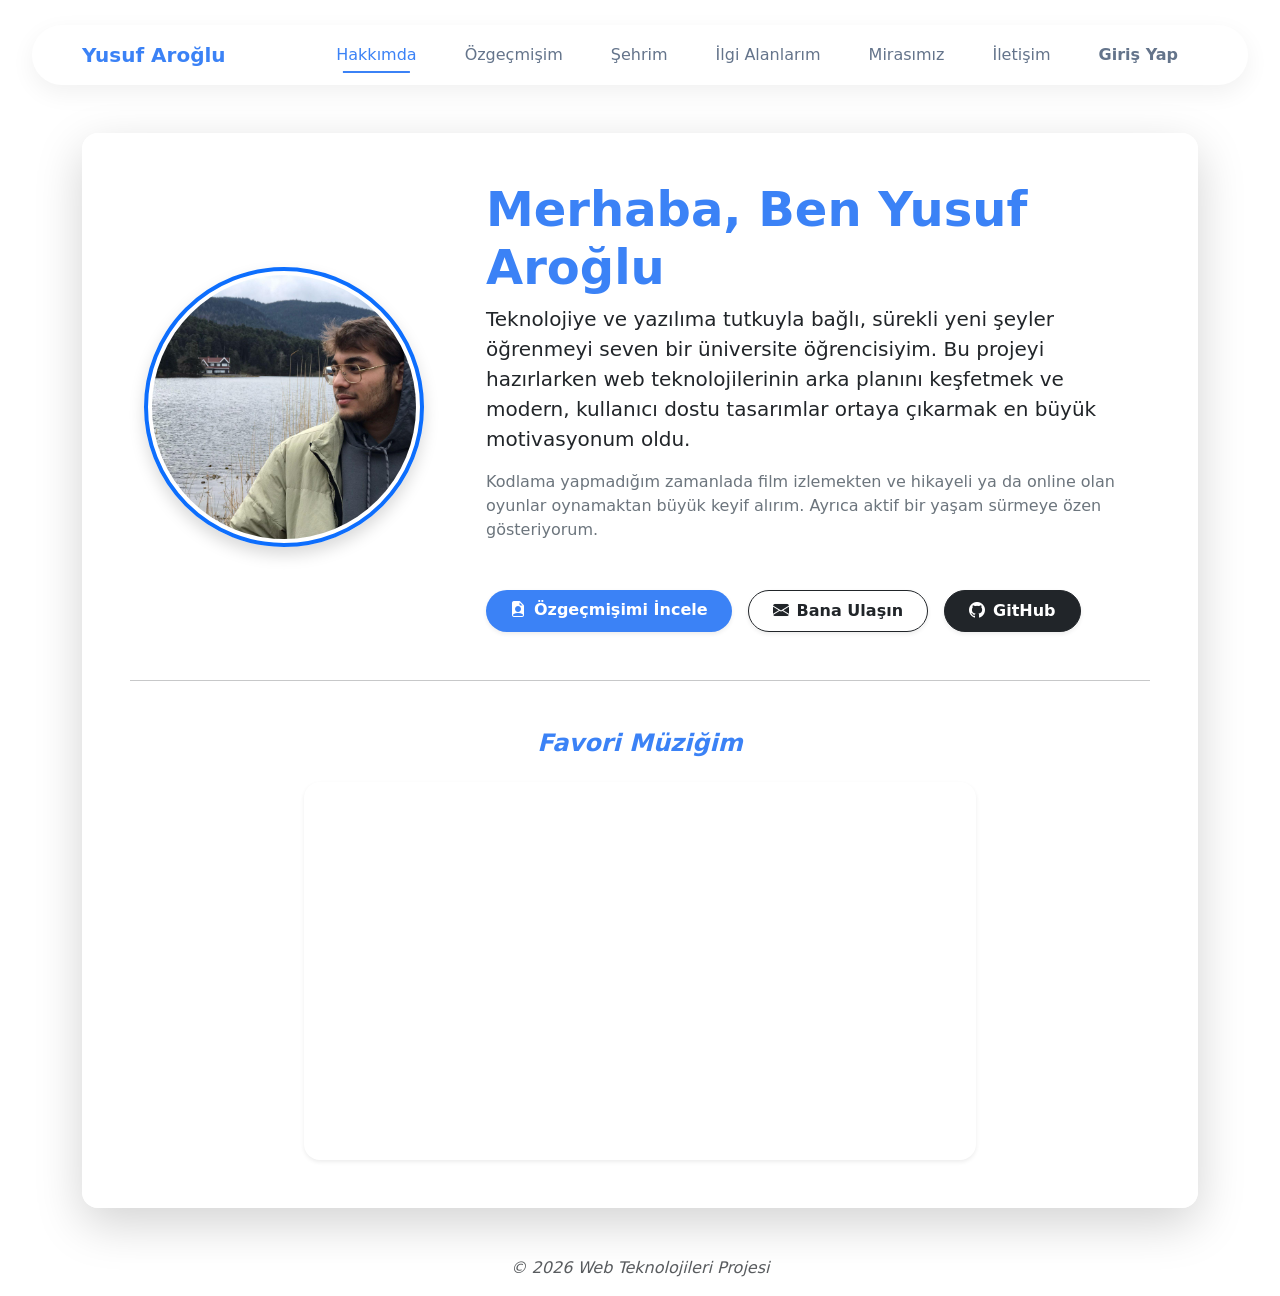
<file: index.html>
<!DOCTYPE html>
<html lang="tr">
<head>
    <meta charset="UTF-8">
    <meta name="viewport" content="width=device-width, initial-scale=1.0">
    <title>Hakkımda - Yusuf Aroğlu</title>
    
    <link href="https://fonts.googleapis.com/css2?family=Poppins:wght@400;500;600;700&display=swap" rel="stylesheet">
    <link href="https://cdn.jsdelivr.net/npm/bootstrap@5.3.0/dist/css/bootstrap.min.css" rel="stylesheet">
    <link rel="stylesheet" href="https://cdn.jsdelivr.net/npm/bootstrap-icons@1.10.5/font/bootstrap-icons.css">
    <link rel="stylesheet" href="style.css">
</head>
<body>
    
    <nav class="navbar navbar-expand-lg sticky-top">
        <div class="container">
            <a class="navbar-brand fw-bold" href="index.html" style="color: #3b82f6;">Yusuf Aroğlu</a>
            <button class="navbar-toggler" type="button" data-bs-toggle="collapse" data-bs-target="#navbarNav">
                <span class="navbar-toggler-icon"></span>
            </button>
            <div class="collapse navbar-collapse" id="navbarNav">
                <ul class="navbar-nav ms-auto gap-2">
                    <li class="nav-item"><a class="nav-link active" href="index.html">Hakkımda</a></li>
                    <li class="nav-item"><a class="nav-link" href="cv.html">Özgeçmişim</a></li>
                    <li class="nav-item"><a class="nav-link" href="sehrim.html">Şehrim</a></li>
                    <li class="nav-item"><a class="nav-link" href="ilgialanlarim.html">İlgi Alanlarım</a></li>
                    <li class="nav-item"><a class="nav-link" href="mirasimiz.html">Mirasımız</a></li>
                    <li class="nav-item"><a class="nav-link" href="iletisim.html">İletişim</a></li>
                    <li class="nav-item"><a class="nav-link text-primary fw-bold" href="login.php">Giriş Yap</a></li>
                </ul>
            </div>
        </div>
    </nav>

    <div class="container mt-5">
        <div class="saydam-kart p-5 shadow-lg rounded-4 border-0 mb-5 bg-white bg-opacity-75">
            
            <div class="row align-items-center g-5">
                <div class="col-md-4 text-center">
                    <img src="resmim.jpg" alt="Yusuf Aroğlu" class="img-fluid rounded-circle shadow border border-4 border-primary p-1" style="width: 280px; height: 280px; object-fit: cover; transition: transform 0.3s ease;" onmouseover="this.style.transform='scale(1.05)'" onmouseout="this.style.transform='scale(1)'">
                </div>
                
                <div class="col-md-8">
                    <h1 class="fw-bold display-5" style="color: #3b82f6;">Merhaba, Ben Yusuf Aroğlu</h1>
                    
                    <p class="lead text-dark">
                        Teknolojiye ve yazılıma tutkuyla bağlı, sürekli yeni şeyler öğrenmeyi seven bir üniversite öğrencisiyim. Bu projeyi hazırlarken web teknolojilerinin arka planını keşfetmek ve modern, kullanıcı dostu tasarımlar ortaya çıkarmak en büyük motivasyonum oldu.
                    </p>
                    <p class="text-secondary">
                        Kodlama yapmadığım zamanlada film izlemekten ve hikayeli ya da online olan oyunlar oynamaktan büyük keyif alırım. Ayrıca aktif bir yaşam sürmeye özen gösteriyorum.   
                    
                    <div class="mt-5 d-flex gap-3 flex-wrap">
                        <a href="cv.html" class="btn btn-primary px-4 py-2 rounded-pill fw-bold shadow-sm" style="background-color: #3b82f6; border: none;">
                             <i class="bi bi-file-earmark-person-fill me-2"></i>Özgeçmişimi İncele
                        </a>
                        <a href="iletisim.html" class="btn btn-outline-dark px-4 py-2 rounded-pill fw-bold shadow-sm">
                             <i class="bi bi-envelope-fill me-2"></i>Bana Ulaşın
                        </a>
                        <a href="https://github.com/yusufaroglu" target="_blank" class="btn btn-dark px-4 py-2 rounded-pill fw-bold shadow-sm">
                            <i class="bi bi-github me-2"></i>GitHub
                        </a>
                    </div>
                </div>
            </div>

            <hr class="my-5 opacity-25">

            <div class="row justify-content-center">
                <div class="col-lg-8 text-center">
                    <h4 class="fw-bold mb-4" style="color: #3b82f6;"><i class= </i>Favori Müziğim</h4>
                    <div class="ratio ratio-16x9 rounded-4 shadow-sm overflow-hidden">
                        <iframe src="https://www.youtube.com/embed/JbOrMOTZUtM" title="YouTube video player" allowfullscreen></iframe>
                    </div>
                </div>
            </div>

        </div>
    </div>

    <footer>
        <div class="container text-center mt-5 mb-3">
            <p class="mb-0 text-muted">&copy; 2026 Web Teknolojileri Projesi</p>
        </div>
    </footer>
    
    <script src="https://cdn.jsdelivr.net/npm/bootstrap@5.3.0/dist/js/bootstrap.bundle.min.js"></script>
</body>
</html>
</file>
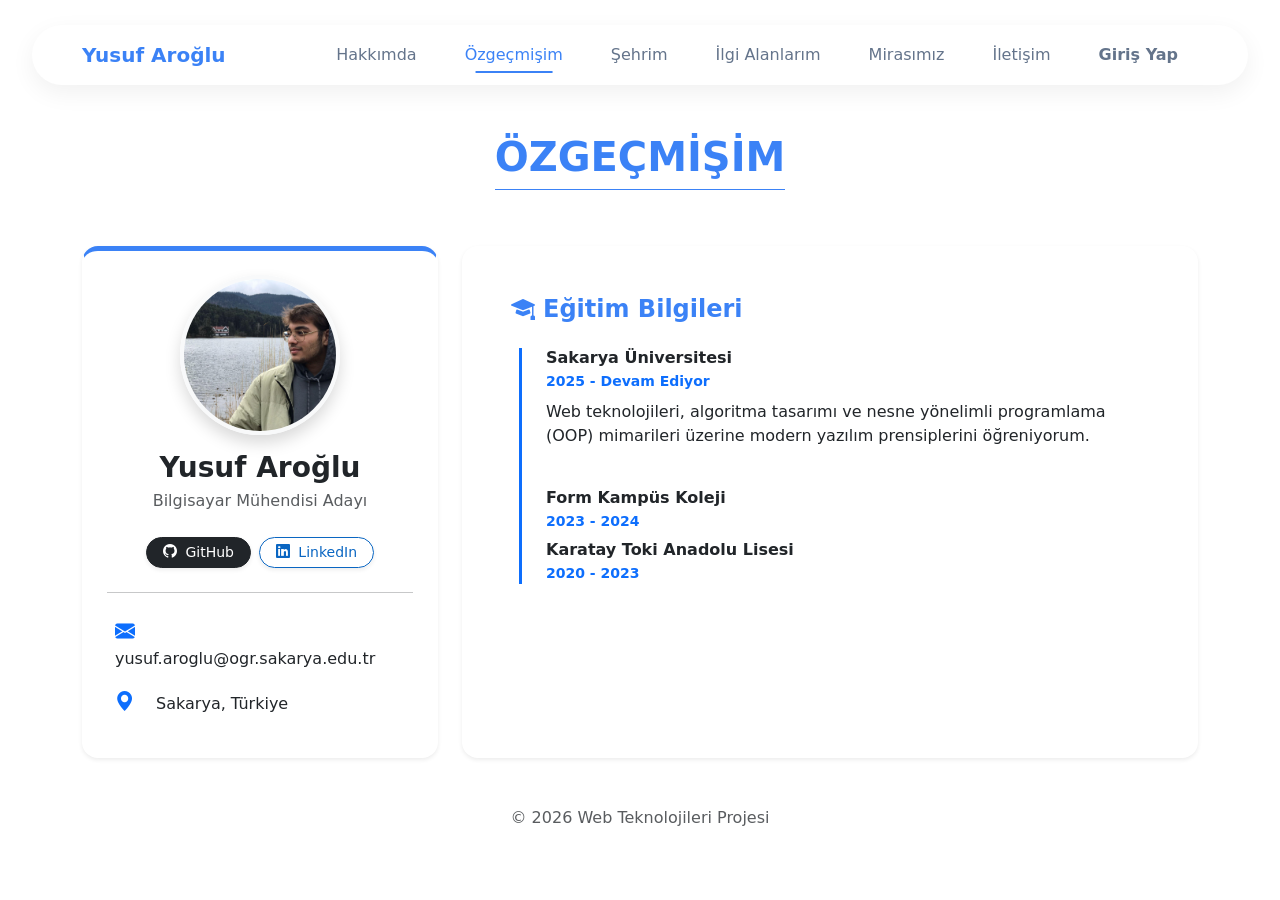
<file: cv.html>
<!DOCTYPE html>
<html lang="tr">
<head>
    <meta charset="UTF-8">
    <meta name="viewport" content="width=device-width, initial-scale=1.0">
    <title>Yusuf Aroğlu</title>
    
    <link href="https://fonts.googleapis.com/css2?family=Poppins:wght@400;500;600;700&display=swap" rel="stylesheet">
    <link href="https://cdn.jsdelivr.net/npm/bootstrap@5.3.0/dist/css/bootstrap.min.css" rel="stylesheet">
    <link rel="stylesheet" href="style.css">
    <link rel="stylesheet" href="https://cdn.jsdelivr.net/npm/bootstrap-icons@1.10.5/font/bootstrap-icons.css">
</head>
<body>
    
    <nav class="navbar navbar-expand-lg sticky-top">
        <div class="container">
            <a class="navbar-brand fw-bold" href="index.html" style="color: #3b82f6;">Yusuf Aroğlu</a>
            <button class="navbar-toggler" type="button" data-bs-toggle="collapse" data-bs-target="#navbarNav">
                <span class="navbar-toggler-icon"></span>
            </button>
            <div class="collapse navbar-collapse" id="navbarNav">
                <ul class="navbar-nav ms-auto gap-2">
                    <li class="nav-item"><a class="nav-link" href="index.html">Hakkımda</a></li>
                    <li class="nav-item"><a class="nav-link active" href="cv.html">Özgeçmişim</a></li>
                    <li class="nav-item"><a class="nav-link" href="sehrim.html">Şehrim</a></li>
                    <li class="nav-item"><a class="nav-link" href="ilgialanlarim.html">İlgi Alanlarım</a></li>
                    <li class="nav-item"><a class="nav-link" href="mirasimiz.html">Mirasımız</a></li>
                    <li class="nav-item"><a class="nav-link" href="iletisim.html">İletişim</a></li>
                    <li class="nav-item"><a class="nav-link text-primary fw-bold" href="login.php">Giriş Yap</a></li>
                </ul>
            </div>
        </div>
    </nav>

    <main class="container mt-5 mb-5">
        
        <header class="text-center mb-5">
            <h1 class="fw-bold border-bottom d-inline-block pb-2" style="color: #3b82f6; border-color: #3b82f6 !important;">ÖZGEÇMİŞİM</h1>
        </header>

        <div class="row g-4">
            <div class="col-lg-4">
                <aside class="saydam-kart p-4 shadow-sm rounded-4 text-center h-100 bg-white" style="border-top: 5px solid #3b82f6;">
                    <img src="resmim.jpg" alt="Yusuf Aroğlu" class="rounded-circle mb-3 shadow" style="width: 160px; height: 160px; object-fit: cover; border: 4px solid #f8f9fa;">
                    
                    <h3 class="fw-bold mb-1">Yusuf Aroğlu</h3>
                    <p class="text-muted fw-medium mb-4">Bilgisayar Mühendisi Adayı</p>
                    
                    <div class="d-flex gap-2 justify-content-center mb-4">
                        <a href="https://github.com/yusufaroglu" target="_blank" class="btn btn-dark btn-sm rounded-pill px-3 shadow-sm">
                            <i class="bi bi-github me-1"></i> GitHub
                        </a>
                        <a href="https://www.linkedin.com/in/yusuf-aro%C4%9Flu-0ab70a378/" target="_blank" class="btn btn-outline-primary btn-sm rounded-pill px-3 shadow-sm" style="color: #0a66c2; border-color: #0a66c2;">
                            <i class="bi bi-linkedin me-1"></i> LinkedIn
                        </a>
                    </div>

                    <hr class="opacity-25 my-4">
                    
                    <div class="text-start ms-2">
                        <p class="mb-3"><i class="bi bi-envelope-fill text-primary me-3 fs-5"></i> <span class="text-dark">yusuf.aroglu@ogr.sakarya.edu.tr</span></p>
                        <p class="mb-3"><i class="bi bi-geo-alt-fill text-primary me-3 fs-5"></i> <span class="text-dark">Sakarya, Türkiye</span></p>
                    </div>
                </aside>
            </div>

            <div class="col-lg-8">
                <section class="saydam-kart p-5 shadow-sm rounded-4 h-100 bg-white">
                    
                    <article>
                        <h4 class="fw-bold mb-4" style="color: #3b82f6;"><i class="bi bi-mortarboard-fill me-2"></i>Eğitim Bilgileri</h4>
                        
                        <div class="border-start border-primary border-3 ps-4 mb-5 ms-2 position-relative">
                            <h6 class="fw-bold mb-1">Sakarya Üniversitesi</h6>
                            <p class="text-primary small mb-2 fw-bold">2025 - Devam Ediyor</p>
                            <p class="text">Web teknolojileri, algoritma tasarımı ve nesne yönelimli programlama (OOP) mimarileri üzerine modern yazılım prensiplerini öğreniyorum.</p><br>
                            
                            <h6 class="fw-bold mb-1">Form Kampüs Koleji</h6>
                            <p class="text-primary small mb-2 fw-bold">2023 - 2024</p>
                            
                            <h6 class="fw-bold mb-1">Karatay Toki Anadolu Lisesi</h6>
                            <p class="text-primary small mb-4 fw-bold">2020 - 2023</p>
                        </div>
                    </article>
                    
                </section>
            </div>
        </div>
    </main>

    <footer>
        <div class="container text-center mt-5 mb-3">
            <p class="mb-0 text-muted">&copy; 2026 Web Teknolojileri Projesi</p>
        </div>
    </footer>
    
    <script src="https://cdn.jsdelivr.net/npm/bootstrap@5.3.0/dist/js/bootstrap.bundle.min.js"></script>
</body>
</html>
</file>
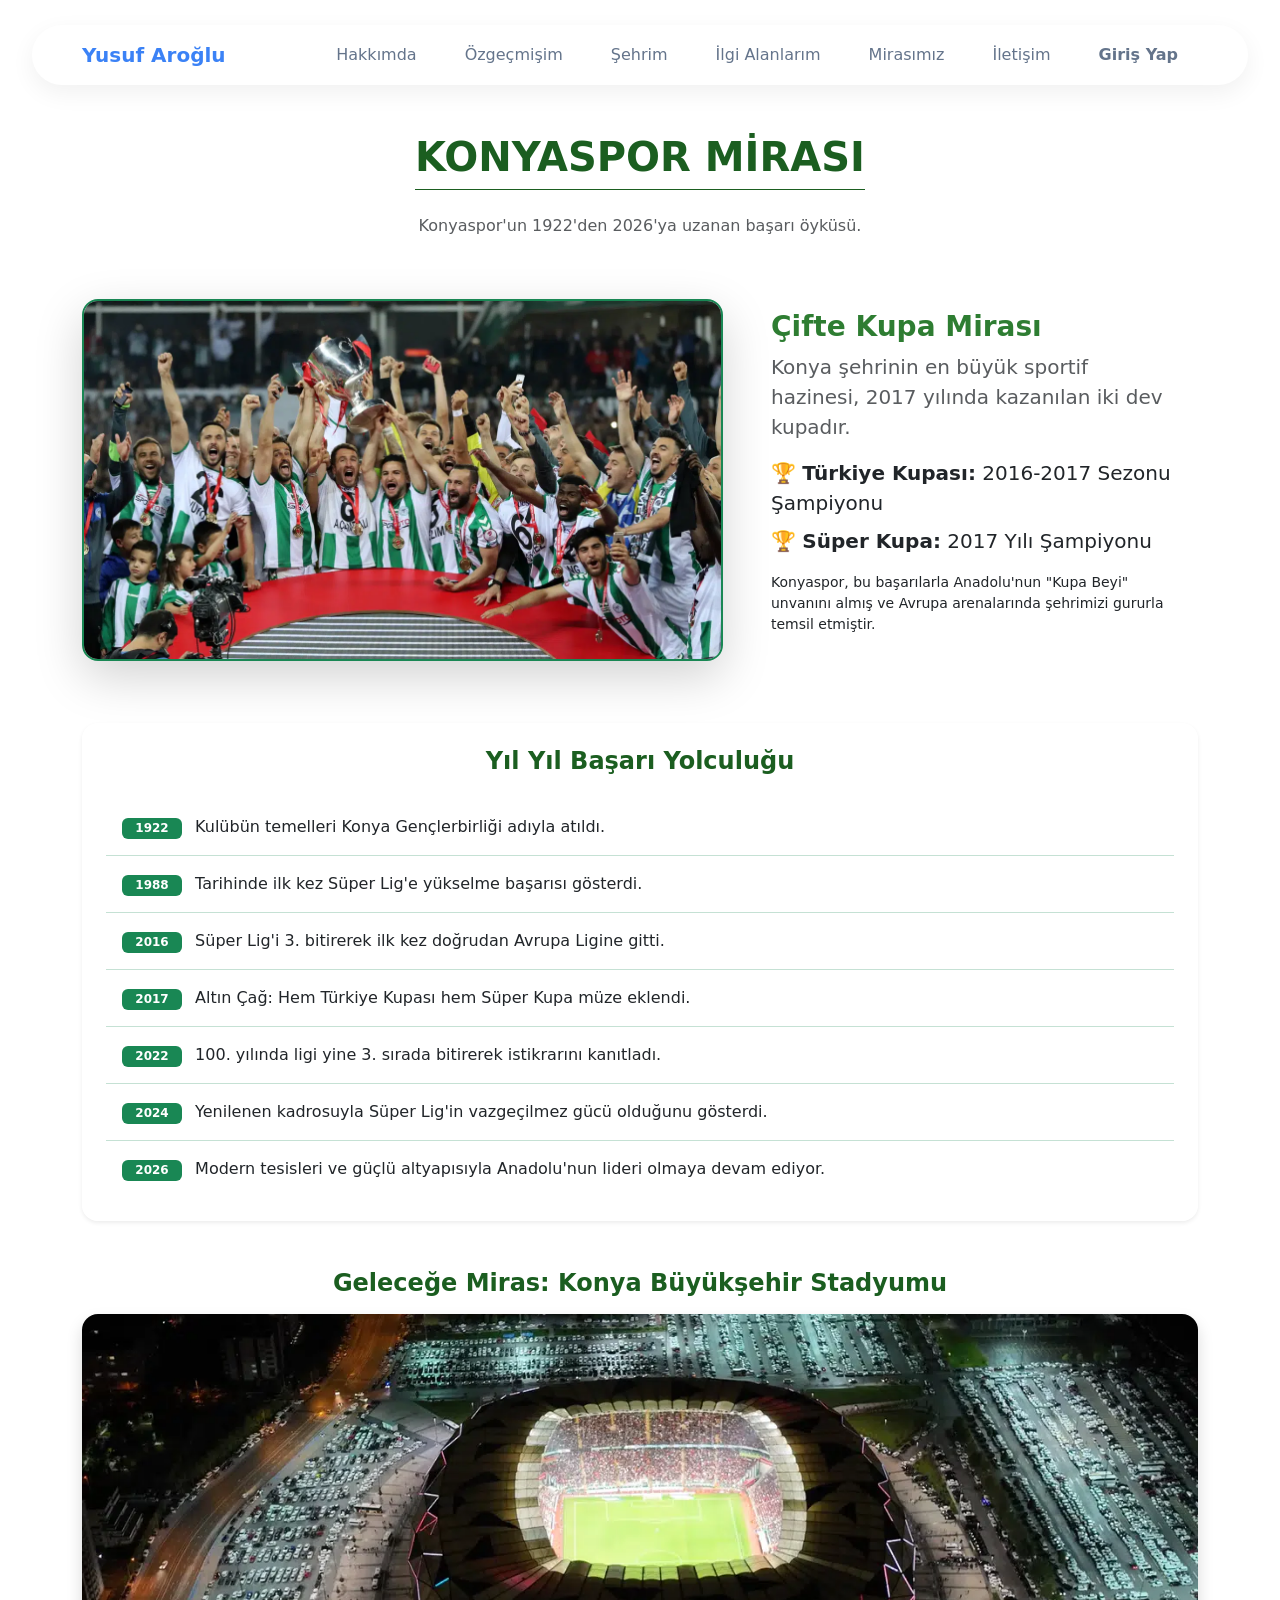
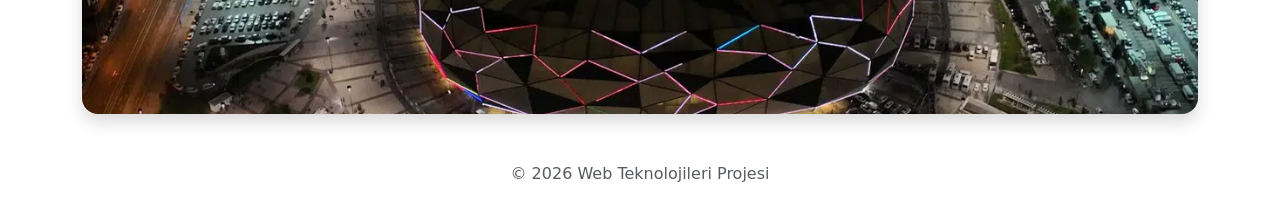
<file: mirasimiz.html>
<!DOCTYPE html>
<html lang="tr">
<head>
    <meta charset="UTF-8">
    <meta name="viewport" content="width=device-width, initial-scale=1.0">
    <title>Yusuf Aroğlu - Proje</title>
    
    <link href="https://fonts.googleapis.com/css2?family=Poppins:wght@400;500;600;700&display=swap" rel="stylesheet">
    <link href="https://cdn.jsdelivr.net/npm/bootstrap@5.3.0/dist/css/bootstrap.min.css" rel="stylesheet">
    <link rel="stylesheet" href="style.css">
</head>
<body>
    
    <!-- Menü başlangıcı -->
    <nav class="navbar navbar-expand-lg sticky-top">
        <div class="container">
            <a class="navbar-brand fw-bold" href="index.html" style="color: #3b82f6;">Yusuf Aroğlu</a>
            <button class="navbar-toggler" type="button" data-bs-toggle="collapse" data-bs-target="#navbarNav">
                <span class="navbar-toggler-icon"></span>
            </button>
            <div class="collapse navbar-collapse" id="navbarNav">
                <ul class="navbar-nav ms-auto gap-2">
                    <li class="nav-item"><a class="nav-link" href="index.html">Hakkımda</a></li>
                    <li class="nav-item"><a class="nav-link" href="cv.html">Özgeçmişim</a></li>
                    <li class="nav-item"><a class="nav-link" href="sehrim.html">Şehrim</a></li>
                    <li class="nav-item"><a class="nav-link" href="ilgialanlarim.html">İlgi Alanlarım</a></li>
                    <li class="nav-item"><a class="nav-link" href="mirasimiz.html">Mirasımız</a></li>
                    <li class="nav-item"><a class="nav-link" href="iletisim.html">İletişim</a></li>
                    <li class="nav-item"><a class="nav-link text-primary fw-bold" href="login.php">Giriş Yap</a></li>
                </ul>
            </div>
        </div>
    </nav>

    <!-- İçerik Alanı -->
    <div class="icerik-alani">
        <div class="icerik-karti">
                <div class="container mt-5">
    <div class="text-center mb-5">
        <h1 class="fw-bold border-bottom d-inline-block pb-2" style="color: #1b5e20; border-color: #1b5e20 !important;">KONYASPOR MİRASI</h1>
        <p class="text-muted mt-3">Konyaspor'un 1922'den 2026'ya uzanan başarı öyküsü.</p>
    </div>

    <div class="row mb-5 align-items-center">
        <div class="col-lg-7">
            <img src="konyasporkupa.jpg" class="img-fluid rounded-4 shadow-lg border border-success border-2" alt="Konyaspor Kupa Zaferi">
        </div>
        <div class="col-lg-5">
            <div class="p-4">
                <h3 class="fw-bold" style="color: #2e7d32;">Çifte Kupa Mirası</h3>
                <p class="lead text-muted">Konya şehrinin en büyük sportif hazinesi, 2017 yılında kazanılan iki dev kupadır.</p>
                <ul class="list-unstyled mt-3">
                    <li class="mb-2 fs-5">🏆 <b>Türkiye Kupası:</b> 2016-2017 Sezonu Şampiyonu</li>
                    <li class="mb-2 fs-5">🏆 <b>Süper Kupa:</b> 2017 Yılı Şampiyonu</li>
                </ul>
                <p class="small">Konyaspor, bu başarılarla Anadolu'nun "Kupa Beyi" unvanını almış ve Avrupa arenalarında şehrimizi gururla temsil etmiştir.</p>
            </div>
        </div>
    </div>

    <div class="saydam-kart p-4 shadow-sm rounded-4 border-0 mb-5 bg-white bg-opacity-75">
        <h4 class="fw-bold mb-4 text-center" style="color: #1b5e20;">Yıl Yıl Başarı Yolculuğu</h4>
        <div class="list-group list-group-flush">
            <div class="list-group-item bg-transparent border-success border-opacity-25 py-3">
                <span class="badge bg-success me-2">1922</span> Kulübün temelleri Konya Gençlerbirliği adıyla atıldı.
            </div>
            <div class="list-group-item bg-transparent border-success border-opacity-25 py-3">
                <span class="badge bg-success me-2">1988</span> Tarihinde ilk kez Süper Lig'e yükselme başarısı gösterdi.
            </div>
            <div class="list-group-item bg-transparent border-success border-opacity-25 py-3">
                <span class="badge bg-success me-2">2016</span> Süper Lig'i 3. bitirerek ilk kez doğrudan Avrupa Ligine gitti.
            </div>
            <div class="list-group-item bg-transparent border-success border-opacity-25 py-3">
                <span class="badge bg-success me-2">2017</span> Altın Çağ: Hem Türkiye Kupası hem Süper Kupa müze eklendi.
            </div>
            <div class="list-group-item bg-transparent border-success border-opacity-25 py-3">
                <span class="badge bg-success me-2">2022</span> 100. yılında ligi yine 3. sırada bitirerek istikrarını kanıtladı.
            </div>
            <div class="list-group-item bg-transparent border-success border-opacity-25 py-3">
                <span class="badge bg-success me-2">2024</span> Yenilenen kadrosuyla Süper Lig'in vazgeçilmez gücü olduğunu gösterdi.
            </div>
            <div class="list-group-item bg-transparent border-success border-opacity-25 py-3 border-bottom-0">
                <span class="badge bg-success me-2">2026</span> Modern tesisleri ve güçlü altyapısıyla Anadolu'nun lideri olmaya devam ediyor.
            </div>
        </div>
    </div>

    <div class="row text-center">
        <div class="col-12">
            <h4 class="fw-bold mb-3" style="color: #1b5e20;">Geleceğe Miras: Konya Büyükşehir Stadyumu</h4>
            <img src="stadyum.jpg" class="img-fluid rounded-4 shadow w-100" style="max-height: 400px; object-fit: cover;" alt="Konya Stadyumu">
        </div>
    </div>
</div>
    
    <footer>
        <div class="container text-center mt-5 mb-3">
            <p class="mb-0 text-muted">&copy; 2026 Web Teknolojileri Projesi</p>
        </div>
    </footer>
    
    <script src="https://cdn.jsdelivr.net/npm/bootstrap@5.3.0/dist/js/bootstrap.bundle.min.js"></script>
</body>
</html>
</file>
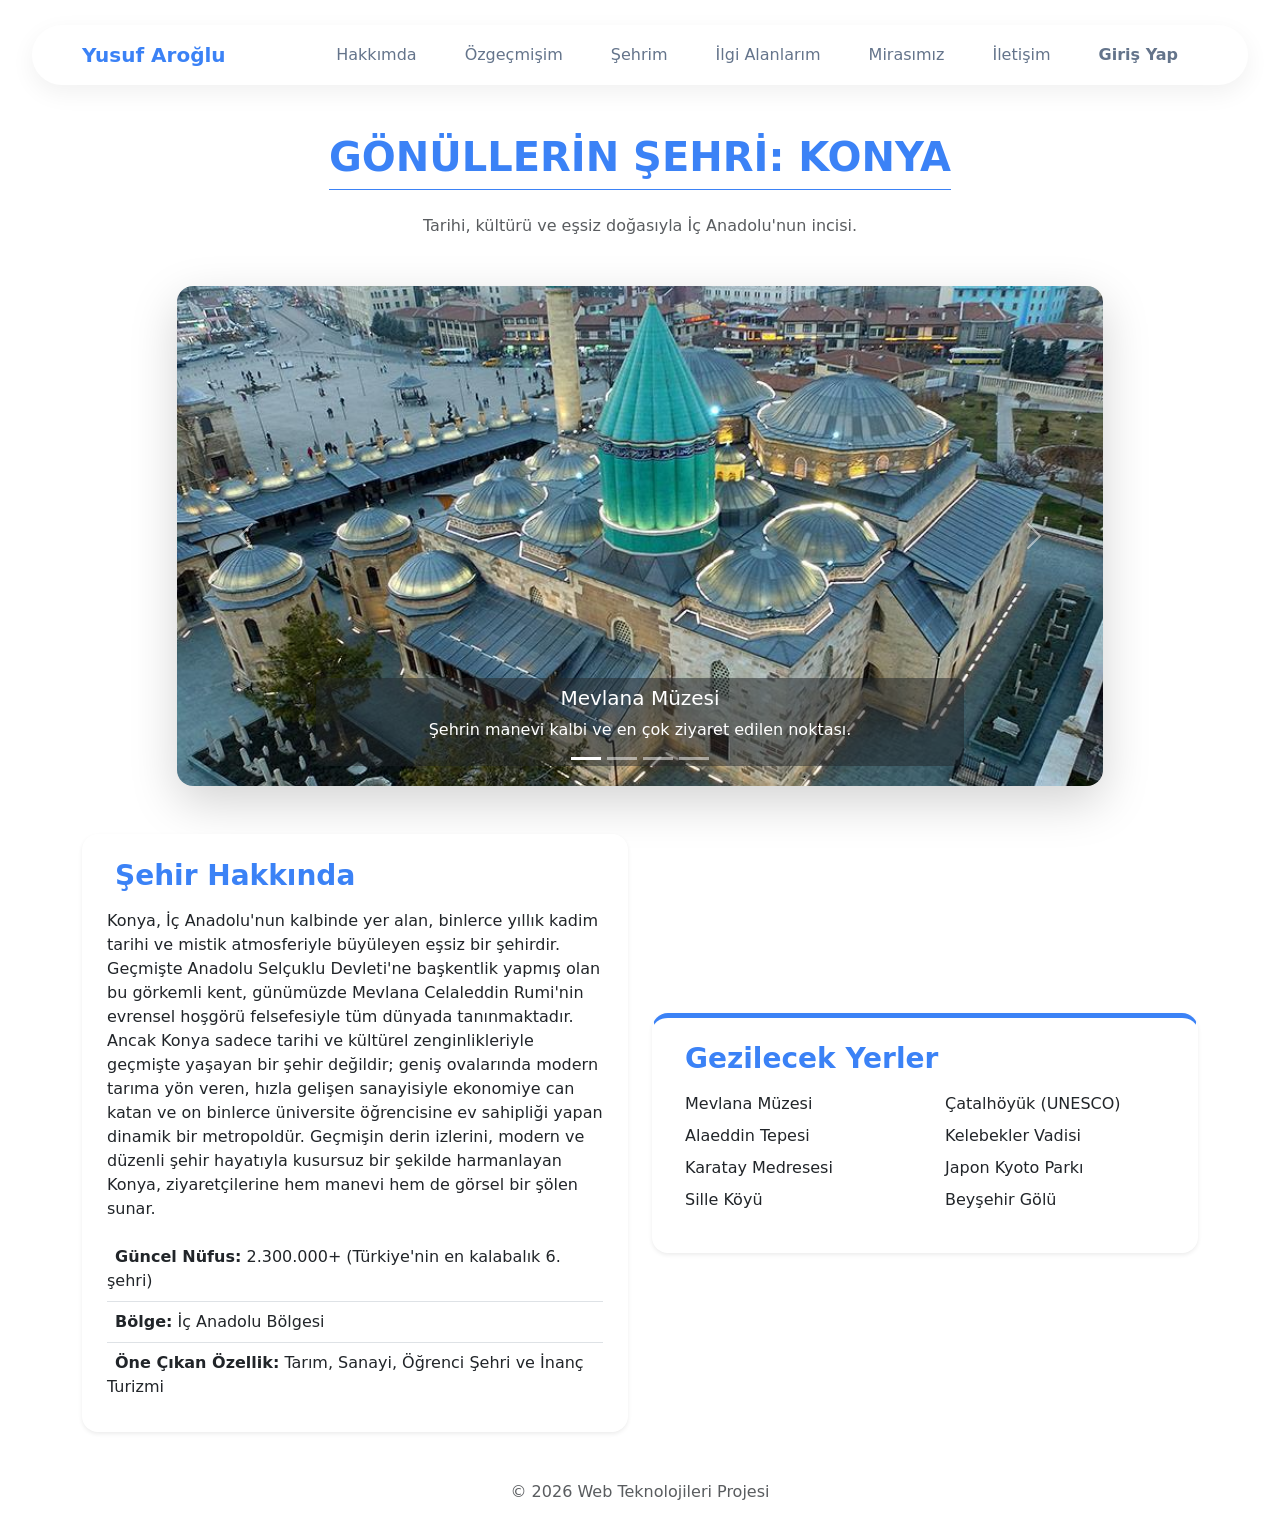
<file: sehrim.html>
<!DOCTYPE html>
<html lang="tr">
<head>
    <meta charset="UTF-8">
    <meta name="viewport" content="width=device-width, initial-scale=1.0">
    <title>Yusuf Aroğlu - Proje</title>
    
    <link href="https://fonts.googleapis.com/css2?family=Poppins:wght@400;500;600;700&display=swap" rel="stylesheet">
    <link href="https://cdn.jsdelivr.net/npm/bootstrap@5.3.0/dist/css/bootstrap.min.css" rel="stylesheet">
    <link rel="stylesheet" href="style.css">
</head>
<body>
    
    <!-- Menü başlangıcı -->
    <nav class="navbar navbar-expand-lg sticky-top">
        <div class="container">
            <a class="navbar-brand fw-bold" href="index.html" style="color: #3b82f6;">Yusuf Aroğlu</a>
            <button class="navbar-toggler" type="button" data-bs-toggle="collapse" data-bs-target="#navbarNav">
                <span class="navbar-toggler-icon"></span>
            </button>
            <div class="collapse navbar-collapse" id="navbarNav">
                <ul class="navbar-nav ms-auto gap-2">
                    <li class="nav-item"><a class="nav-link" href="index.html">Hakkımda</a></li>
                    <li class="nav-item"><a class="nav-link" href="cv.html">Özgeçmişim</a></li>
                    <li class="nav-item"><a class="nav-link" href="sehrim.html">Şehrim</a></li>
                    <li class="nav-item"><a class="nav-link" href="ilgialanlarim.html">İlgi Alanlarım</a></li>
                    <li class="nav-item"><a class="nav-link" href="mirasimiz.html">Mirasımız</a></li>
                    <li class="nav-item"><a class="nav-link" href="iletisim.html">İletişim</a></li>
                    <li class="nav-item"><a class="nav-link text-primary fw-bold" href="login.php">Giriş Yap</a></li>
                </ul>
            </div>
        </div>
    </nav>

    <!-- İçerik Alanı -->
    <div class="container mt-5 mb-5">
    
    <div class="text-center mb-5">
        <h1 class="fw-bold border-bottom d-inline-block pb-2" style="color: #3b82f6; border-color: #3b82f6 !important;">GÖNÜLLERİN ŞEHRİ: KONYA</h1>
        <p class="text-muted mt-3">Tarihi, kültürü ve eşsiz doğasıyla İç Anadolu'nun incisi.</p>
    </div>

    <div class="row justify-content-center mb-5">
        <div class="col-lg-10">
            <div id="sehirSlider" class="carousel slide carousel-fade shadow-lg rounded-4 overflow-hidden" data-bs-ride="carousel">
                
                <div class="carousel-indicators">
                    <button type="button" data-bs-target="#sehirSlider" data-bs-slide-to="0" class="active" aria-current="true" aria-label="Slide 1"></button>
                    <button type="button" data-bs-target="#sehirSlider" data-bs-slide-to="1" aria-label="Slide 2"></button>
                    <button type="button" data-bs-target="#sehirSlider" data-bs-slide-to="2" aria-label="Slide 3"></button>
                    <button type="button" data-bs-target="#sehirSlider" data-bs-slide-to="3" aria-label="Slide 4"></button>
                </div>

                <div class="carousel-inner">
                    <div class="carousel-item active" data-bs-interval="3000">
                        <a href="mevlana.jpg" target="_blank" title="Resmi Büyütmek İçin Tıklayın">
                            <img src="mevlana.jpg" class="d-block w-100" style="height: 500px; object-fit: cover; cursor: pointer;" alt="Mevlana Meydanı">
                        </a>
                        <div class="carousel-caption d-none d-md-block bg-dark bg-opacity-50 rounded-3 p-2 pointer-events-none">
                            <h5>Mevlana Müzesi</h5>
                            <p>Şehrin manevi kalbi ve en çok ziyaret edilen noktası.</p>
                        </div>
                    </div>
                    <div class="carousel-item" data-bs-interval="3000">
                        <a href="sille.jpg" target="_blank" title="Resmi Büyütmek İçin Tıklayın">
                            <img src="sille.jpg" class="d-block w-100" style="height: 500px; object-fit: cover; cursor: pointer;" alt="Sille Köyü">
                        </a>
                        <div class="carousel-caption d-none d-md-block bg-dark bg-opacity-50 rounded-3 p-2 pointer-events-none">
                            <h5>Tarihi Sille Köyü</h5>
                            <p>Binlerce yıllık geçmişiyle farklı kültürlerin buluşma noktası.</p>
                        </div>
                    </div>
                    <div class="carousel-item" data-bs-interval="3000">
                        <a href="kelebeklervadisi.jpg" target="_blank" title="Resmi Büyütmek İçin Tıklayın">
                            <img src="kelebeklervadisi.jpg" class="d-block w-100" style="height: 500px; object-fit: cover; cursor: pointer;" alt="Kelebekler Vadisi">
                        </a>
                        <div class="carousel-caption d-none d-md-block bg-dark bg-opacity-50 rounded-3 p-2 pointer-events-none">
                            <h5>Tropikal Kelebek Bahçesi</h5>
                            <p>Avrupa'nın en büyük tropikal kelebek bahçesi.</p>
                        </div>
                    </div>
                    <div class="carousel-item" data-bs-interval="3000">
                        <a href="beysehirgolu.jpg" target="_blank" title="Resmi Büyütmek İçin Tıklayın">
                            <img src="beysehirgolu.jpg" class="d-block w-100" style="height: 500px; object-fit: cover; cursor: pointer;" alt="Beyşehir Gölü">
                        </a>
                        <div class="carousel-caption d-none d-md-block bg-dark bg-opacity-50 rounded-3 p-2 pointer-events-none">
                            <h5>Beyşehir Gölü</h5>
                            <p>Türkiye'nin en büyük tatlı su gölü ve eşsiz gün batımı manzarası.</p>
                        </div>
                    </div>
                </div>

                <button class="carousel-control-prev" type="button" data-bs-target="#sehirSlider" data-bs-slide="prev">
                    <span class="carousel-control-prev-icon" aria-hidden="true"></span>
                    <span class="visually-hidden">Önceki</span>
                </button>
                <button class="carousel-control-next" type="button" data-bs-target="#sehirSlider" data-bs-slide="next">
                    <span class="carousel-control-next-icon" aria-hidden="true"></span>
                    <span class="visually-hidden">Sonraki</span>
                </button>
            </div>
        </div>
    </div>
    <div class="row g-4 mb-5 align-items-center">
        <div class="col-lg-6">
            <div class="saydam-kart p-4 shadow-sm rounded-4 h-100 bg-white">
                <h3 class="fw-bold mb-3" style="color: #3b82f6;"><i class="bi bi-info-circle-fill me-2"></i>Şehir Hakkında</h3>
                <p class="lead fs-6 text-dark">
                    Konya, İç Anadolu'nun kalbinde yer alan, binlerce yıllık kadim tarihi ve mistik atmosferiyle büyüleyen eşsiz bir şehirdir. Geçmişte Anadolu Selçuklu Devleti'ne başkentlik yapmış olan bu görkemli kent, günümüzde Mevlana Celaleddin Rumi'nin evrensel hoşgörü felsefesiyle tüm dünyada tanınmaktadır. Ancak Konya sadece tarihi ve kültürel zenginlikleriyle geçmişte yaşayan bir şehir değildir; geniş ovalarında modern tarıma yön veren, hızla gelişen sanayisiyle ekonomiye can katan ve on binlerce üniversite öğrencisine ev sahipliği yapan dinamik bir metropoldür. Geçmişin derin izlerini, modern ve düzenli şehir hayatıyla kusursuz bir şekilde harmanlayan Konya, ziyaretçilerine hem manevi hem de görsel bir şölen sunar.
                </p>
                <ul class="list-group list-group-flush mt-3">
                    <li class="list-group-item bg-transparent px-0"><i class="bi bi-people-fill text-primary me-2"></i> <strong>Güncel Nüfus:</strong> 2.300.000+ (Türkiye'nin en kalabalık 6. şehri)</li>
                    <li class="list-group-item bg-transparent px-0"><i class="bi bi-map-fill text-primary me-2"></i> <strong>Bölge:</strong> İç Anadolu Bölgesi</li>
                    <li class="list-group-item bg-transparent px-0"><i class="bi bi-star-fill text-primary me-2"></i> <strong>Öne Çıkan Özellik:</strong> Tarım, Sanayi, Öğrenci Şehri ve İnanç Turizmi</li>
                </ul>
            </div>
        </div>
        
        <div class="col-lg-6">
            <div class="saydam-kart p-4 shadow-sm rounded-4 h-100 bg-white" style="border-top: 5px solid #3b82f6;">
                <h3 class="fw-bold mb-3" style="color: #3b82f6;"><i class="bi bi-geo-alt-fill me-2"></i>Gezilecek Yerler</h3>
                <div class="row mt-3">
                    <div class="col-6">
                        <ul class="list-unstyled">
                            <li class="mb-2"><i class="bi bi-check2-circle text-success me-2"></i>Mevlana Müzesi</li>
                            <li class="mb-2"><i class="bi bi-check2-circle text-success me-2"></i>Alaeddin Tepesi</li>
                            <li class="mb-2"><i class="bi bi-check2-circle text-success me-2"></i>Karatay Medresesi</li>
                            <li class="mb-2"><i class="bi bi-check2-circle text-success me-2"></i>Sille Köyü</li>
                        </ul>
                    </div>
                    <div class="col-6">
                        <ul class="list-unstyled">
                            <li class="mb-2"><i class="bi bi-check2-circle text-success me-2"></i>Çatalhöyük (UNESCO)</li>
                            <li class="mb-2"><i class="bi bi-check2-circle text-success me-2"></i>Kelebekler Vadisi</li>
                            <li class="mb-2"><i class="bi bi-check2-circle text-success me-2"></i>Japon Kyoto Parkı</li>
                            <li class="mb-2"><i class="bi bi-check2-circle text-success me-2"></i>Beyşehir Gölü</li>
                        </ul>
                    </div>
                </div>
            </div>
        </div>
    </div>
</div>
    <footer>
        <div class="container text-center mt-5 mb-3">
            <p class="mb-0 text-muted">&copy; 2026 Web Teknolojileri Projesi</p>
        </div>
    </footer>
    
    <script src="https://cdn.jsdelivr.net/npm/bootstrap@5.3.0/dist/js/bootstrap.bundle.min.js"></script>
</body>
</html>
</file>
<file: style.css>
/* Menünün dış çerçevesi  */
.navbar {
    background-color: white !important;
    border-radius: 50px !important; 
    margin-top: 25px !important; 
    margin-bottom: 30px !important;
    box-shadow: 0 8px 25px rgba(0, 0, 0, 0.06);
    padding: 10px 30px !important; 
    width: 95%; 
    margin-left: auto; 
    margin-right: auto;
}
.nav-link {
    color: #64748b !important;
    font-weight: 500;
    padding: 8px 15px !important;
    margin: 0 5px;
    position: relative; 
    transition: all 0.3s ease;
}

.nav-link:hover {
    color: #3b82f6 !important;
}

/* Seçilen kısmın altındaki çizgi */
.nav-link::after {
    content: '';
    position: absolute;
    width: 0;
    height: 2px; 
    bottom: 2px; 
    left: 50%;
    background-color: #3b82f6; 
    transition: all 0.3s ease;
    transform: translateX(-50%); 
}

.nav-link:hover::after,
.nav-link.active::after {
    width: 60%; 
}

.nav-link.active {
    color: #3b82f6 !important;
}

/* Yazı alanı saydam kısım */
.saydam-kart {
    background: rgba(255, 255, 255, 0.4);
    backdrop-filter: blur(15px); 
    -webkit-backdrop-filter: blur(15px);
    border: 1px solid rgba(255, 255, 255, 0.8);
    border-radius: 24px;
    padding: 40px;
    box-shadow: 0 10px 40px rgba(0, 0, 0, 0.04);
}

/* Konyaspor Sayfası  */
.list-group-item:hover {
    background-color: rgba(27, 94, 32, 0.05) !important;
    transition: 0.3s;
}
.badge {
    width: 60px;
}
</file>
